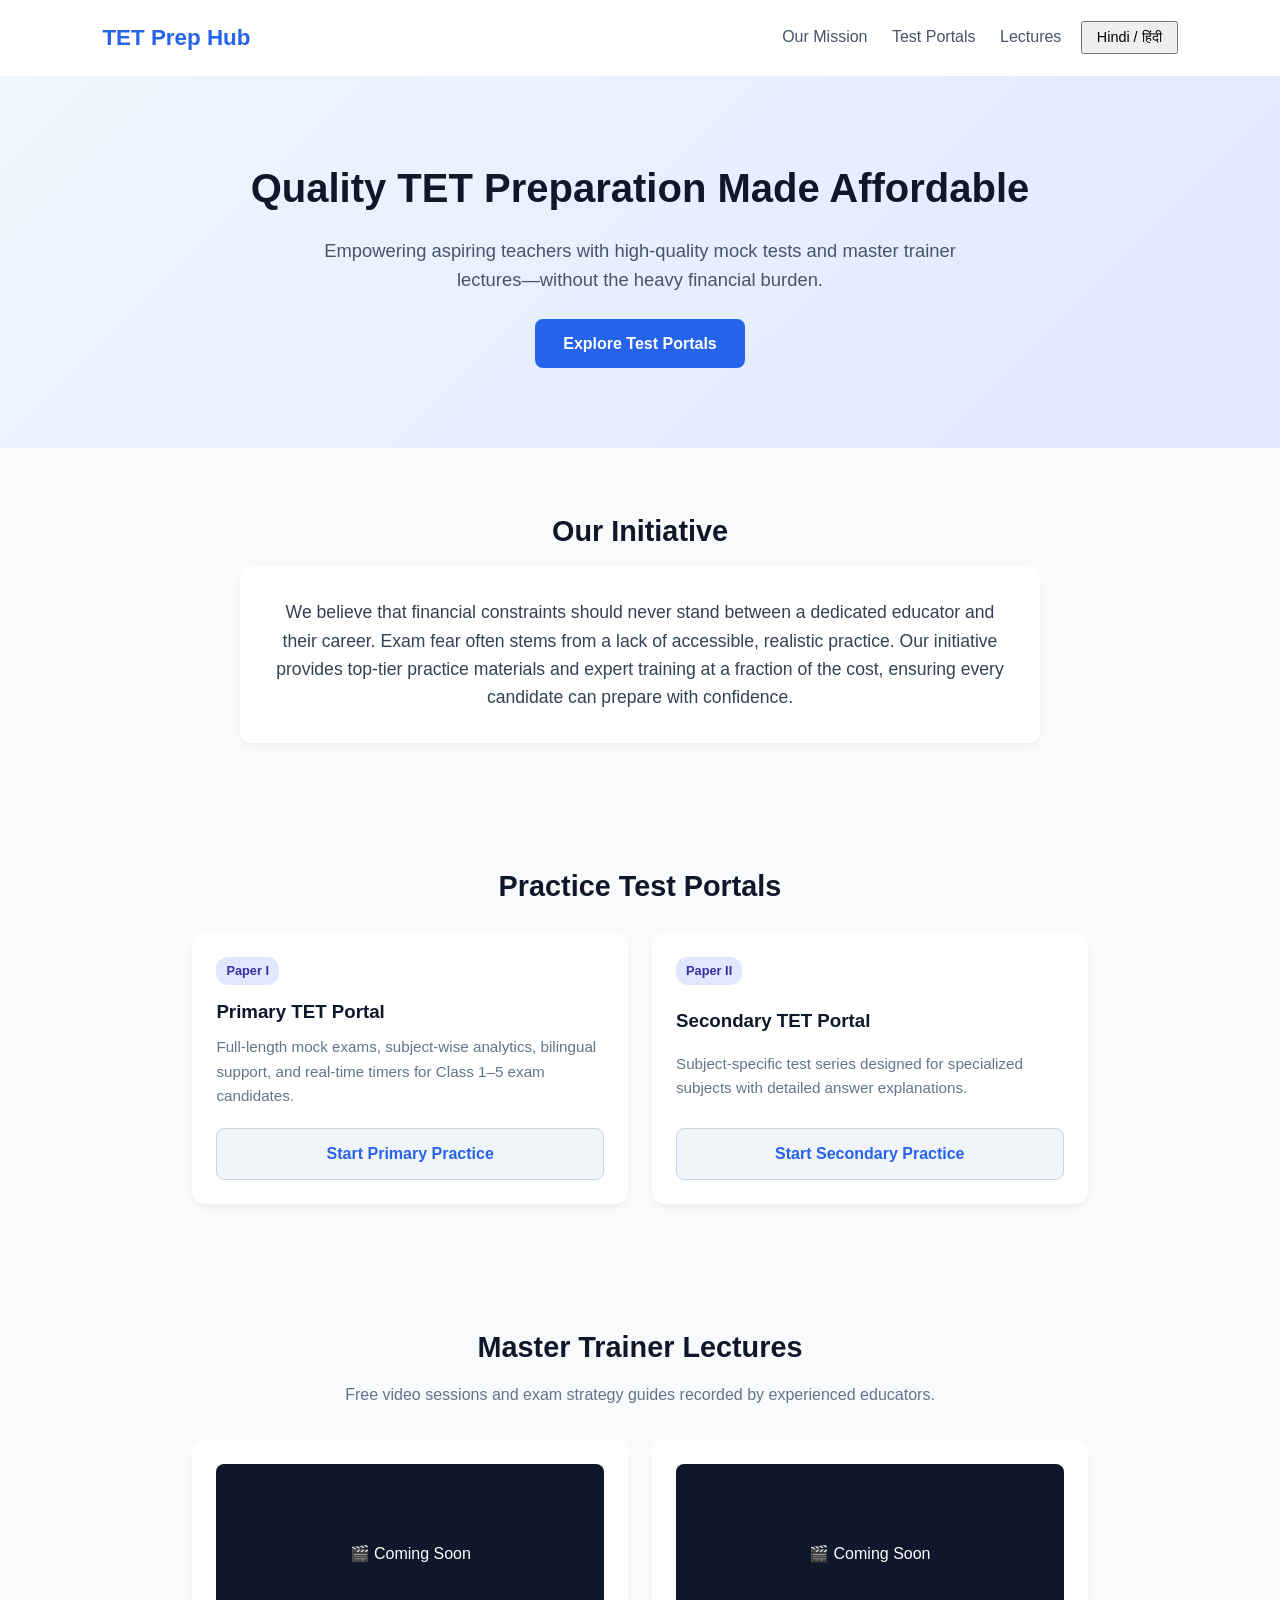
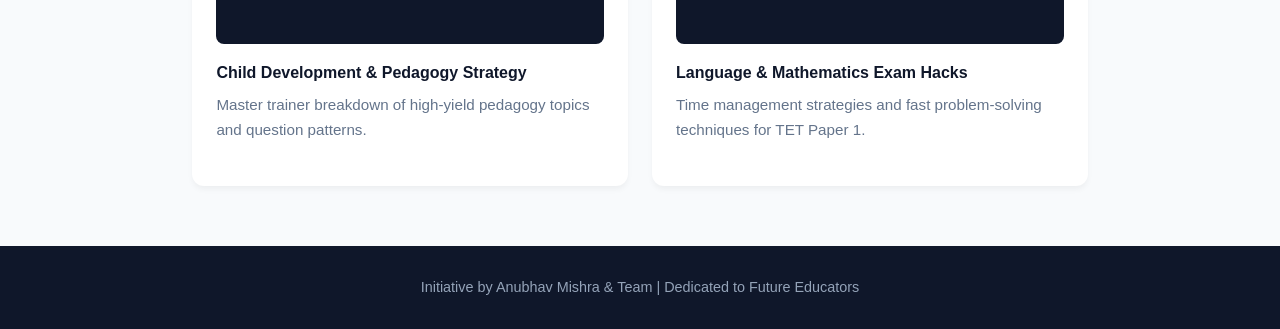
<file: index.html>
<!DOCTYPE html>
<html lang="en">
<head>
  <!-- Google tag (gtag.js) -->
<script async src="https://www.googletagmanager.com/gtag/js?id=G-C1PTEDVLTV"></script>
<script>
  window.dataLayer = window.dataLayer || [];
  function gtag(){dataLayer.push(arguments);}
  gtag('js', new Date());

  gtag('config', 'G-C1PTEDVLTV');
</script>
  <meta charset="UTF-8">
  <meta name="viewport" content="width=device-width, initial-scale=1.0">
  <title>TET Prep Portal | Empowering Future Teachers</title>
  <link rel="stylesheet" href="landing.css">
</head>
<body>

  <!-- Header / Navigation -->
  <header class="navbar">
    <div class="logo">TET Prep Hub</div>
    <nav>
      <a href="#about" data-en="Our Mission" data-hi="हमारा उद्देश्य">Our Mission</a>
      <a href="#portals" data-en="Test Portals" data-hi="टेस्ट पोर्टल">Test Portals</a>
      <a href="#lectures" data-en="Lectures" data-hi="वीडियो लेक्चर्स">Lectures</a>
      <button id="lang-btn" type="button" onclick="toggleLandingLanguage()" style="margin-left: 15px; padding: 6px 14px; font-size: 0.9rem; cursor: pointer;">Hindi / हिंदी</button>
    </nav>
  </header>

  <!-- Hero Section -->
  <section class="hero">
    <h1 data-en="Quality TET Preparation Made Affordable" data-hi="सस्ती और गुणवत्तापूर्ण TET तैयारी">Quality TET Preparation Made Affordable</h1>
    <p data-en="Empowering aspiring teachers with high-quality mock tests and master trainer lectures—without the heavy financial burden." data-hi="भावी शिक्षकों को बिना किसी भारी आर्थिक बोझ के उच्च गुणवत्ता वाले मॉक टेस्ट और मास्टर ट्रैनर लेक्चर्स के साथ सशक्त बनाना।">Empowering aspiring teachers with high-quality mock tests and master trainer lectures—without the heavy financial burden.</p>
    <a href="#portals" class="btn-primary" data-en="Explore Test Portals" data-hi="टेस्ट पोर्टल देखें">Explore Test Portals</a>
  </section>

  <!-- About / Mission Section -->
  <section id="about" class="section card-container">
    <h2 data-en="Our Initiative" data-hi="हमारी पहल">Our Initiative</h2>
    <p class="mission-text" data-en="We believe that financial constraints should never stand between a dedicated educator and their career. Exam fear often stems from a lack of accessible, realistic practice. Our initiative provides top-tier practice materials and expert training at a fraction of the cost, ensuring every candidate can prepare with confidence." data-hi="हमारा मानना है कि वित्तीय बाधाएं कभी भी एक समर्पित शिक्षक और उनके करियर के बीच नहीं आनी चाहिए। परीक्षा का डर अक्सर व्यावहारिक अभ्यास की कमी से पैदा होता है। हमारी पहल बहुत कम लागत पर शीर्ष स्तर की अभ्यास सामग्री और विशेषज्ञ प्रशिक्षण प्रदान करती है, जिससे हर अभ्यर्थी आत्मविश्वास के साथ तैयारी कर सके।">
      We believe that financial constraints should never stand between a dedicated educator and their career. Exam fear often stems from a lack of accessible, realistic practice. Our initiative provides top-tier practice materials and expert training at a fraction of the cost, ensuring every candidate can prepare with confidence.
    </p>
  </section>

  <!-- Exam Portals Section -->
  <section id="portals" class="section">
    <h2 data-en="Practice Test Portals" data-hi="प्रैक्टिस टेस्ट पोर्टल">Practice Test Portals</h2>
    <div class="grid">
      <!-- Primary TET Card -->
      <div class="portal-card">
        <span class="badge" data-en="Paper I" data-hi="पेपर I">Paper I</span>
        <h3 data-en="Primary TET Portal" data-hi="प्राइमरी TET पोर्टल">Primary TET Portal</h3>
        <p data-en="Full-length mock exams, subject-wise analytics, bilingual support, and real-time timers for Class 1–5 exam candidates." data-hi="कक्षा 1-5 के उम्मीदवारों के लिए पूर्ण मॉक परीक्षा, विषय-वार विश्लेषण, द्विभाषी सहायता और टाइमर।">Full-length mock exams, subject-wise analytics, bilingual support, and real-time timers for Class 1–5 exam candidates.</p>
        <a href="primary-tet.html" class="btn-secondary" data-en="Start Primary Practice" data-hi="प्राइमरी प्रैक्टिस शुरू करें">Start Primary Practice</a>
      </div>

      <!-- Secondary TET Card -->
      <div class="portal-card">
        <span class="badge" data-en="Paper II" data-hi="पेपर II">Paper II</span>
        <h3 data-en="Secondary TET Portal" data-hi="सेकेंडरी TET पोर्टल">Secondary TET Portal</h3>
        <p data-en="Subject-specific test series designed for specialized subjects with detailed answer explanations." data-hi="विस्तृत उत्तर व्याख्याओं के साथ विशिष्ट विषयों के लिए डिज़ाइन की गई विषय-विशेष टेस्ट सीरीज़।">Subject-specific test series designed for specialized subjects with detailed answer explanations.</p>
        <a href="secondary-tet.html" class="btn-secondary" data-en="Start Secondary Practice" data-hi="सेकेंडरी प्रैक्टिस शुरू करें">Start Secondary Practice</a>
      </div>
    </div>
  </section>

  <!-- Master Trainer Video Lectures Section -->
  <section id="lectures" class="section">
    <h2 data-en="Master Trainer Lectures" data-hi="मास्टर ट्रैनर लेक्चर्स">Master Trainer Lectures</h2>
    <p class="section-sub" data-en="Free video sessions and exam strategy guides recorded by experienced educators." data-hi="अनुभवी शिक्षकों द्वारा रिकॉर्ड किए गए मुफ्त वीडियो सत्र और परीक्षा रणनीति गाइड।">Free video sessions and exam strategy guides recorded by experienced educators.</p>
    
    <div class="grid">
      <div class="video-card">
        <div class="video-placeholder">
          <span data-en="🎬 Coming Soon" data-hi="🎬 जल्द आ रहा है">🎬 Coming Soon</span>
        </div>
        <h4 data-en="Child Development & Pedagogy Strategy" data-hi="बाल विकास और शिक्षाशास्त्र रणनीति">Child Development & Pedagogy Strategy</h4>
        <p data-en="Master trainer breakdown of high-yield pedagogy topics and question patterns." data-hi="महत्वपूर्ण पेडागोजी विषयों और प्रश्न पैटर्न का मास्टर ट्रैनर द्वारा विश्लेषण।">Master trainer breakdown of high-yield pedagogy topics and question patterns.</p>
      </div>

      <div class="video-card">
        <div class="video-placeholder">
          <span data-en="🎬 Coming Soon" data-hi="🎬 जल्द आ रहा है">🎬 Coming Soon</span>
        </div>
        <h4 data-en="Language & Mathematics Exam Hacks" data-hi="भाषा और गणित परीक्षा हैक्स">Language & Mathematics Exam Hacks</h4>
        <p data-en="Time management strategies and fast problem-solving techniques for TET Paper 1." data-hi="TET पेपर 1 के लिए समय प्रबंधन रणनीतियाँ और त्वरित प्रश्न हल करने की तकनीकें।">Time management strategies and fast problem-solving techniques for TET Paper 1.</p>
      </div>
    </div>
  </section>

  <!-- Footer -->
  <footer>
    <p data-en="Initiative by Anubhav Mishra & Team | Dedicated to Future Educators" data-hi="अनुभव मिश्रा और टीम की पहल | भावी शिक्षकों को समर्पित">Initiative by Anubhav Mishra & Team | Dedicated to Future Educators</p>
  </footer>

  <!-- Landing Language Script -->
  <!-- Inline Language Script -->
  <script>
    let currentLandingLang = "en";

    function toggleLandingLanguage() {
      currentLandingLang = currentLandingLang === "en" ? "hi" : "en";
      
      // Update button label
      const langBtn = document.getElementById("lang-btn");
      if (langBtn) {
        langBtn.innerText = currentLandingLang === "en" ? "Hindi / हिंदी" : "English";
      }

      // Translate all data-en and data-hi elements
      const translatableElements = document.querySelectorAll("[data-en][data-hi]");
      
      translatableElements.forEach((el) => {
        if (currentLandingLang === "hi") {
          el.innerText = el.getAttribute("data-hi");
        } else {
          el.innerText = el.getAttribute("data-en");
        }
      });
    }
  </script>
</body>
</html>
</file>
<file: landing.css>
* {
  box-sizing: border-box;
  margin: 0;
  padding: 0;
  font-family: 'Segoe UI', Tahoma, Geneva, Verdana, sans-serif;
}

body {
  background-color: #f8fafc;
  color: #1e293b;
  line-height: 1.6;
}

/* Navbar */
.navbar {
  display: flex;
  justify-content: space-between;
  align-items: center;
  padding: 20px 8%;
  background: #ffffff;
  box-shadow: 0 1px 3px rgba(0,0,0,0.05);
}

.logo {
  font-size: 1.4rem;
  font-weight: 700;
  color: #2563eb;
}

.navbar nav a {
  margin-left: 20px;
  text-decoration: none;
  color: #475569;
  font-weight: 500;
}

.navbar nav a:hover {
  color: #2563eb;
}

/* Hero */
.hero {
  text-align: center;
  padding: 80px 20px;
  background: linear-gradient(135deg, #eff6ff 0%, #e0e7ff 100%);
}

.hero h1 {
  font-size: 2.5rem;
  color: #0f172a;
  margin-bottom: 16px;
}

.hero p {
  font-size: 1.15rem;
  color: #475569;
  max-width: 650px;
  margin: 0 auto 24px auto;
}

/* Buttons */
.btn-primary, .btn-secondary {
  display: inline-block;
  padding: 12px 28px;
  border-radius: 8px;
  text-decoration: none;
  font-weight: 600;
  transition: all 0.2s;
}

.btn-primary {
  background: #2563eb;
  color: #ffffff;
}

.btn-primary:hover {
  background: #1d4ed8;
}

.btn-secondary {
  background: #f1f5f9;
  color: #2563eb;
  border: 1px solid #cbd5e1;
  width: 100%;
  text-align: center;
}

.btn-secondary:hover {
  background: #2563eb;
  color: #ffffff;
}

/* Sections */
.section {
  padding: 60px 8%;
  max-width: 1100px;
  margin: 0 auto;
}

.section h2 {
  font-size: 1.8rem;
  color: #0f172a;
  margin-bottom: 12px;
  text-align: center;
}

.section-sub {
  text-align: center;
  color: #64748b;
  margin-bottom: 32px;
}

.mission-text {
  font-size: 1.1rem;
  color: #334155;
  text-align: center;
  max-width: 800px;
  margin: 0 auto;
  background: #ffffff;
  padding: 32px;
  border-radius: 12px;
  box-shadow: 0 4px 6px -1px rgba(0, 0, 0, 0.05);
}

/* Grid Layouts */
.grid {
  display: grid;
  grid-template-columns: repeat(auto-fit, minmax(300px, 1fr));
  gap: 24px;
  margin-top: 24px;
}

.portal-card, .video-card {
  background: #ffffff;
  padding: 24px;
  border-radius: 12px;
  box-shadow: 0 4px 6px -1px rgba(0,0,0,0.05);
  display: flex;
  flex-direction: column;
  justify-content: space-between;
}

.badge {
  background: #e0e7ff;
  color: #3730a3;
  padding: 4px 10px;
  border-radius: 12px;
  font-size: 0.8rem;
  font-weight: 600;
  width: fit-content;
  margin-bottom: 12px;
}

.portal-card h3, .video-card h4 {
  margin-bottom: 8px;
  color: #0f172a;
}

.portal-card p, .video-card p {
  color: #64748b;
  font-size: 0.95rem;
  margin-bottom: 20px;
}

/* Video Placeholders */
.video-placeholder {
  background: #0f172a;
  color: #ffffff;
  height: 180px;
  border-radius: 8px;
  display: flex;
  justify-content: center;
  align-items: center;
  margin-bottom: 16px;
}

footer {
  text-align: center;
  padding: 30px;
  background: #0f172a;
  color: #94a3b8;
  font-size: 0.9rem;
}
</file>
